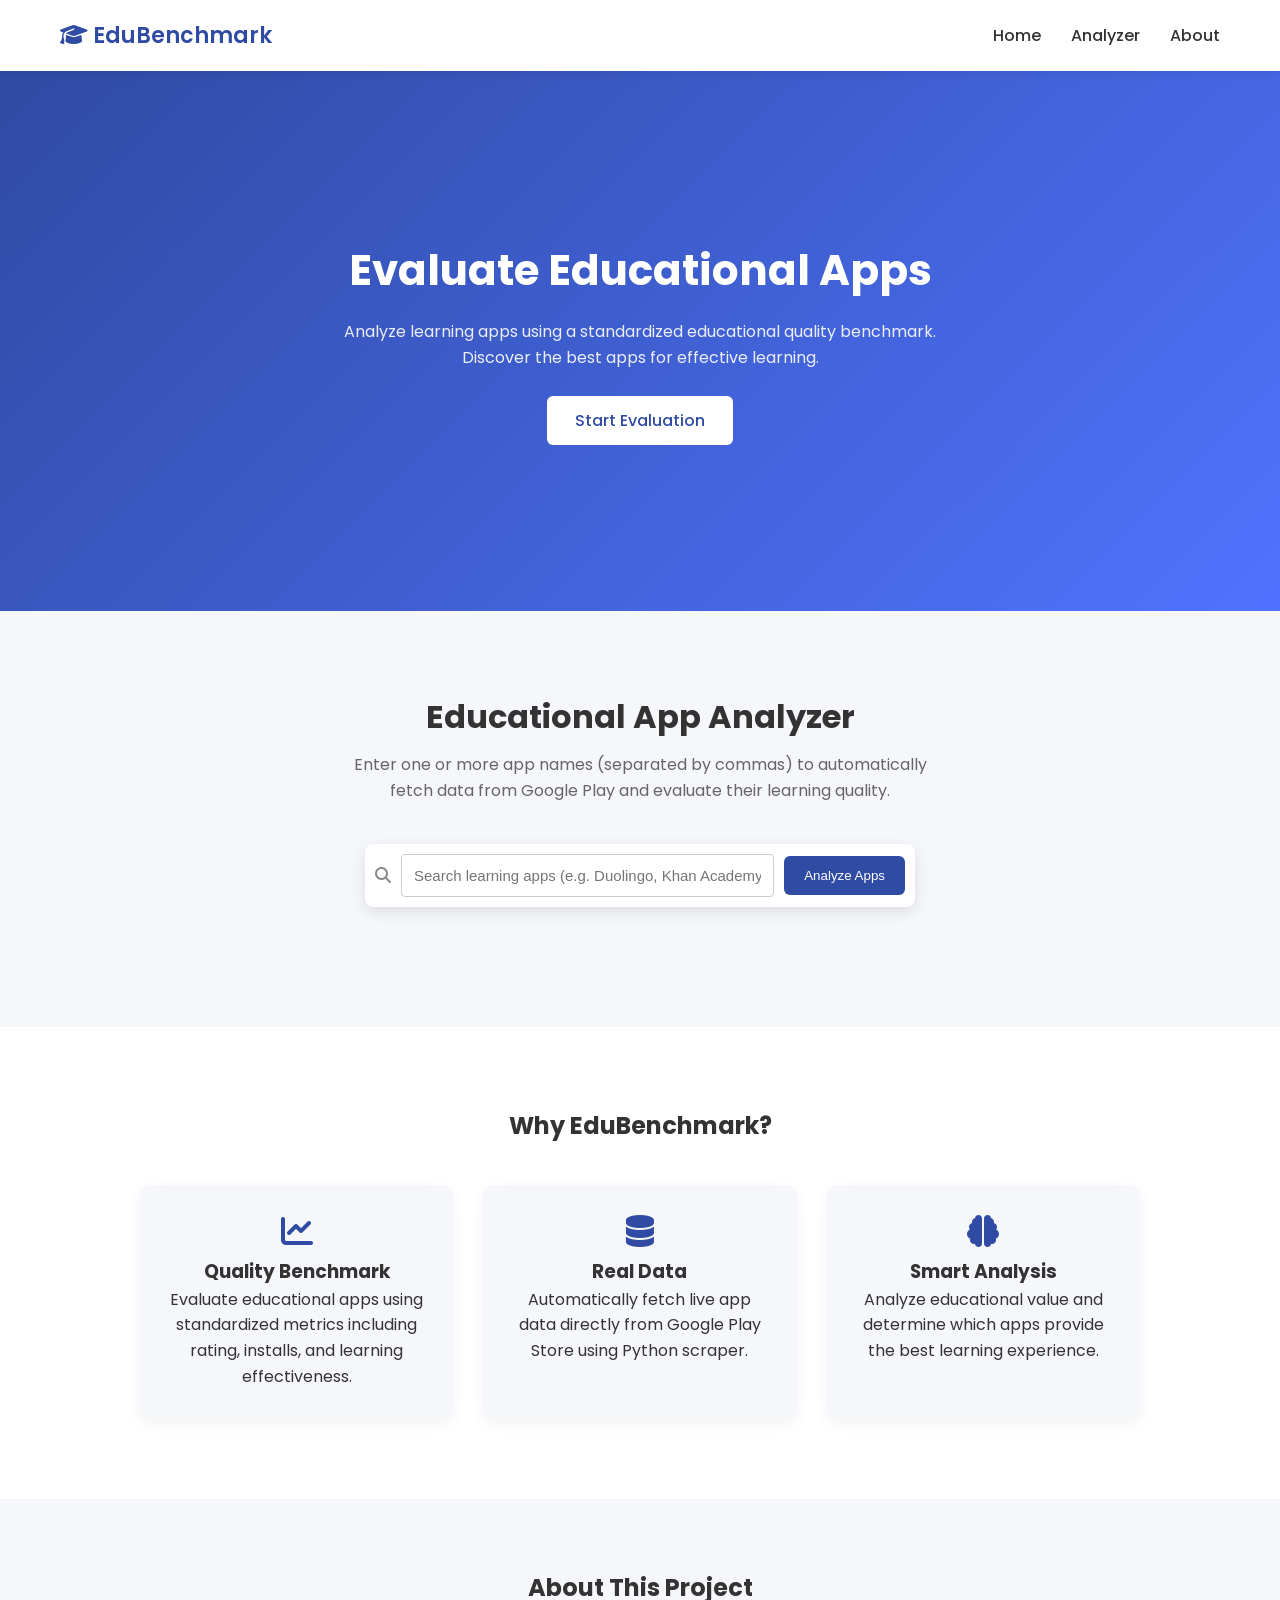
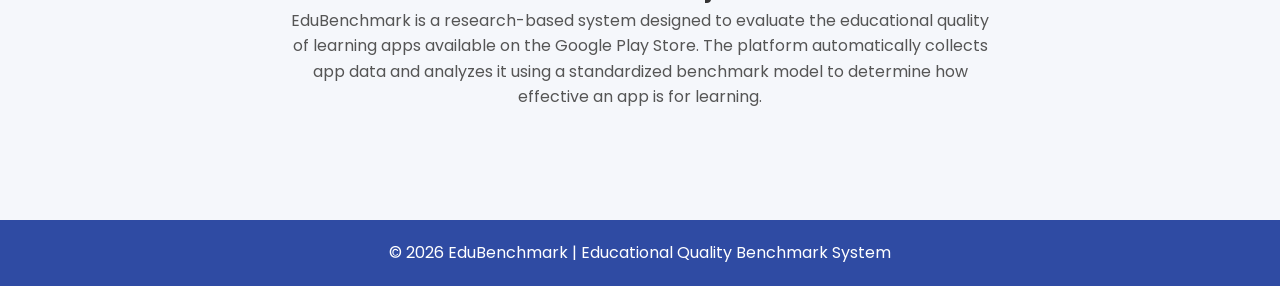
<file: Frontend/index.html>
<!DOCTYPE html>
<html lang="en">

<head>
<meta charset="UTF-8">
<meta name="viewport" content="width=device-width, initial-scale=1.0">
<title>EduBenchmark | Educational App Quality Analyzer</title>

<link rel="stylesheet" href="style.css">
<link href="https://fonts.googleapis.com/css2?family=Poppins:wght@300;400;500;600;700&display=swap" rel="stylesheet">
<link rel="stylesheet" href="https://cdnjs.cloudflare.com/ajax/libs/font-awesome/6.5.0/css/all.min.css">
</head>

<body>

<!-- NAVBAR -->
<nav class="navbar">
<div class="logo"><i class="fa-solid fa-graduation-cap"></i> EduBenchmark</div>
<ul class="nav-links">
<li><a href="#">Home</a></li>
<li><a href="#analyzer">Analyzer</a></li>
<li><a href="#about">About</a></li>
</ul>
</nav>

<!-- HERO SECTION -->
<section class="hero">
<div class="hero-content">
<h1>Evaluate Educational Apps</h1>
<p>Analyze learning apps using a standardized educational quality benchmark. Discover the best apps for effective learning.</p>
<a href="#analyzer" class="hero-btn">Start Evaluation</a>
</div>
</section>

<!-- ANALYZER SECTION -->
<section id="analyzer" class="analyzer-section">
<h2>Educational App Analyzer</h2>
<p class="section-desc">
Enter one or more app names (separated by commas) to automatically fetch data from Google Play and evaluate their learning quality.
</p>

<div class="search-box">
<i class="fa-solid fa-magnifying-glass"></i>
<input type="text" id="appName" placeholder="Search learning apps (e.g. Duolingo, Khan Academy)">
<button onclick="fetchApp()">Analyze Apps</button>
</div>

<!-- LOADING -->
<div id="loading" class="loading">
<div class="spinner"></div>
<p>Fetching data from Google Play...</p>
</div>

<!-- RESULTS -->
<div id="result" class="results-container"></div>

<!-- COMPARISON SECTION (2 apps only) -->
<div id="comparison" class="comparison-container"></div>
</section>

<!-- FEATURES SECTION -->
<section class="features">
<h2>Why EduBenchmark?</h2>
<div class="feature-grid">
<div class="feature-card">
<i class="fa-solid fa-chart-line"></i>
<h3>Quality Benchmark</h3>
<p>Evaluate educational apps using standardized metrics including rating, installs, and learning effectiveness.</p>
</div>
<div class="feature-card">
<i class="fa-solid fa-database"></i>
<h3>Real Data</h3>
<p>Automatically fetch live app data directly from Google Play Store using Python scraper.</p>
</div>
<div class="feature-card">
<i class="fa-solid fa-brain"></i>
<h3>Smart Analysis</h3>
<p>Analyze educational value and determine which apps provide the best learning experience.</p>
</div>
</div>
</section>

<!-- ABOUT SECTION -->
<section id="about" class="about">
<h2>About This Project</h2>
<p>
EduBenchmark is a research-based system designed to evaluate the educational quality of learning apps available on the Google Play Store.  
The platform automatically collects app data and analyzes it using a standardized benchmark model to determine how effective an app is for learning.
</p>
</section>

<!-- FOOTER -->
<footer>
<p>© 2026 EduBenchmark | Educational Quality Benchmark System</p>
</footer>

<script src="script.js"></script>
</body>
</html>
</file>
<file: Frontend/style.css>
/* =========================
   GLOBAL STYLES
========================= */
* {
    margin: 0;
    padding: 0;
    box-sizing: border-box;
}

body {
    font-family: 'Poppins', sans-serif;
    background: #f5f7fb;
    color: #333;
    line-height: 1.6;
    opacity: 0;
    transition: opacity 0.5s ease-in;
}

/* =========================
   NAVBAR
========================= */
.navbar {
    display: flex;
    justify-content: space-between;
    align-items: center;
    padding: 18px 60px;
    background: white;
    box-shadow: 0 2px 10px rgba(0, 0, 0, 0.08);
    position: sticky;
    top: 0;
    z-index: 1000;
}

.logo {
    font-size: 22px;
    font-weight: 600;
    color: #2f4ba3;
}

.nav-links {
    list-style: none;
    display: flex;
    gap: 30px;
}

.nav-links a {
    text-decoration: none;
    color: #333;
    font-weight: 500;
    transition: 0.3s;
}

.nav-links a:hover {
    color: #2f4ba3;
}

/* =========================
   HERO SECTION
========================= */
.hero {
    height: 60vh;
    background: linear-gradient(135deg, #2f4ba3, #4f73ff);
    display: flex;
    align-items: center;
    justify-content: center;
    text-align: center;
    color: white;
    padding: 40px;
}

.hero-content h1 {
    font-size: 42px;
    margin-bottom: 15px;
}

.hero-content p {
    max-width: 600px;
    margin: auto;
    opacity: 0.9;
}

.hero-btn {
    display: inline-block;
    margin-top: 25px;
    padding: 12px 28px;
    background: white;
    color: #2f4ba3;
    border-radius: 6px;
    text-decoration: none;
    font-weight: 500;
    transition: 0.3s;
}

.hero-btn:hover {
    transform: translateY(-2px);
    box-shadow: 0 5px 15px rgba(0, 0, 0, 0.2);
}

/* =========================
   ANALYZER SECTION
========================= */
.analyzer-section {
    padding: 80px 20px;
    text-align: center;
    background: #f5f7fb;
}

.analyzer-section h2 {
    font-size: 32px;
    margin-bottom: 10px;
}

.section-desc {
    max-width: 600px;
    margin: auto;
    color: #666;
    margin-bottom: 40px;
}

/* SEARCH BOX */
.search-box {
    display: flex;
    align-items: center;
    justify-content: center;
    gap: 10px;
    max-width: 550px;
    margin: auto;
    background: white;
    padding: 10px;
    border-radius: 8px;
    box-shadow: 0 5px 15px rgba(0, 0, 0, 0.1);
}

.search-box i {
    color: #888;
}

.search-box input {
    flex: 1;
    padding: 12px;
    border: 1px solid #ccc;
    outline: none;
    font-size: 15px;
    border-radius: 4px;
}

.search-box button {
    padding: 12px 20px;
    background: #2f4ba3;
    border: none;
    color: white;
    border-radius: 6px;
    cursor: pointer;
    transition: 0.3s;
}

.search-box button:hover {
    background: #1e357a;
}

/* LOADING */
.loading {
    display: none;
    margin-top: 30px;
}

.spinner {
    width: 40px;
    height: 40px;
    border: 4px solid #ddd;
    border-top: 4px solid #2f4ba3;
    border-radius: 50%;
    animation: spin 1s linear infinite;
    margin: auto;
}

@keyframes spin {
    0% {transform: rotate(0deg);}
    100% {transform: rotate(360deg);}
}

/* RESULTS */
.results-container {
    margin-top: 40px;
    display: flex;
    flex-direction: column;
    align-items: center;
    gap: 20px;
}

.result-card {
    background: white;
    padding: 25px;
    width: 350px;
    border-radius: 10px;
    box-shadow: 0 10px 25px rgba(0, 0, 0, 0.1);
    text-align: left;
    transition: transform 0.3s, box-shadow 0.3s;
}

.result-card:hover {
    transform: translateY(-5px);
    box-shadow: 0 12px 30px rgba(0,0,0,0.15);
}

.result-card h3 {
    margin-bottom: 10px;
    color: #2f4ba3;
}

.result-card p {
    margin: 6px 0;
}

/* COMPARISON CONTAINER */
.comparison-container {
    display: flex;
    gap: 20px;
    flex-wrap: wrap;
    justify-content: center;
}

/* FEATURES */
.features {
    padding: 80px 20px;
    text-align: center;
    background: white;
}

.features h2 {
    margin-bottom: 40px;
}

.feature-grid {
    display: grid;
    grid-template-columns: repeat(auto-fit, minmax(250px,1fr));
    gap: 30px;
    max-width: 1000px;
    margin: auto;
}

.feature-card {
    background: #f5f7fb;
    padding: 30px;
    border-radius: 10px;
    transition: 0.3s;
    box-shadow: 0 5px 15px rgba(0,0,0,0.05);
    text-align: center;
}

.feature-card i {
    font-size: 32px;
    color: #2f4ba3;
    margin-bottom: 10px;
}

.feature-card:hover {
    transform: translateY(-6px);
    box-shadow: 0 10px 25px rgba(0,0,0,0.1);
}

/* ABOUT */
.about {
    padding: 70px 20px;
    text-align: center;
    background: #f5f7fb;
}

.about p {
    max-width: 700px;
    margin: auto;
    color: #555;
}

/* FOOTER */
footer {
    background: #2f4ba3;
    color: white;
    text-align: center;
    padding: 20px;
    margin-top: 40px;
}

/* RESPONSIVE */
@media(max-width:768px){
    .navbar {
        flex-direction: column;
        gap: 10px;
    }
    .hero-content h1 {
        font-size: 32px;
    }
    .search-box {
        flex-direction: column;
        padding: 15px;
    }
    .search-box input {
        width: 100%;
    }
    .search-box button {
        width: 100%;
    }
    .results-container, .comparison-container {
        width: 90%;
        flex-direction: column;
        align-items: center;
    }
    .result-card {
        width: 100%;
    }
}
</file>
